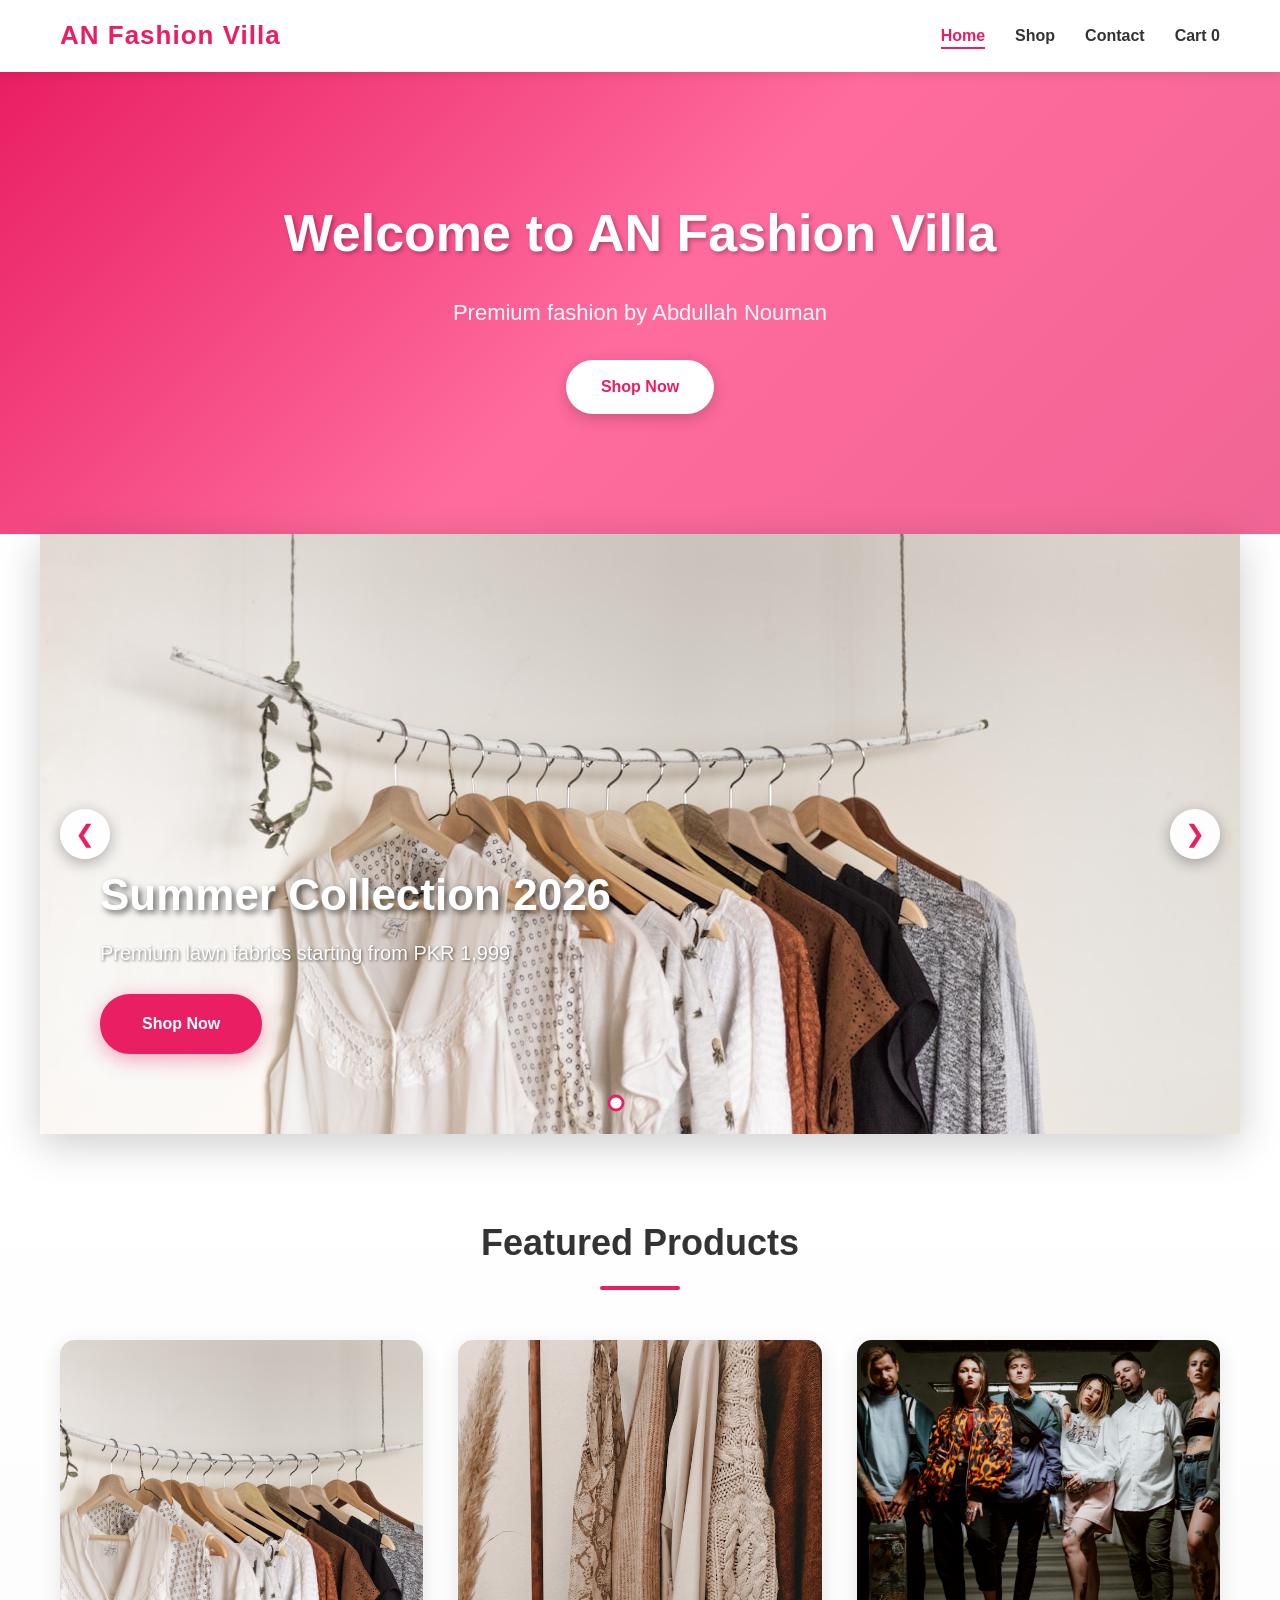
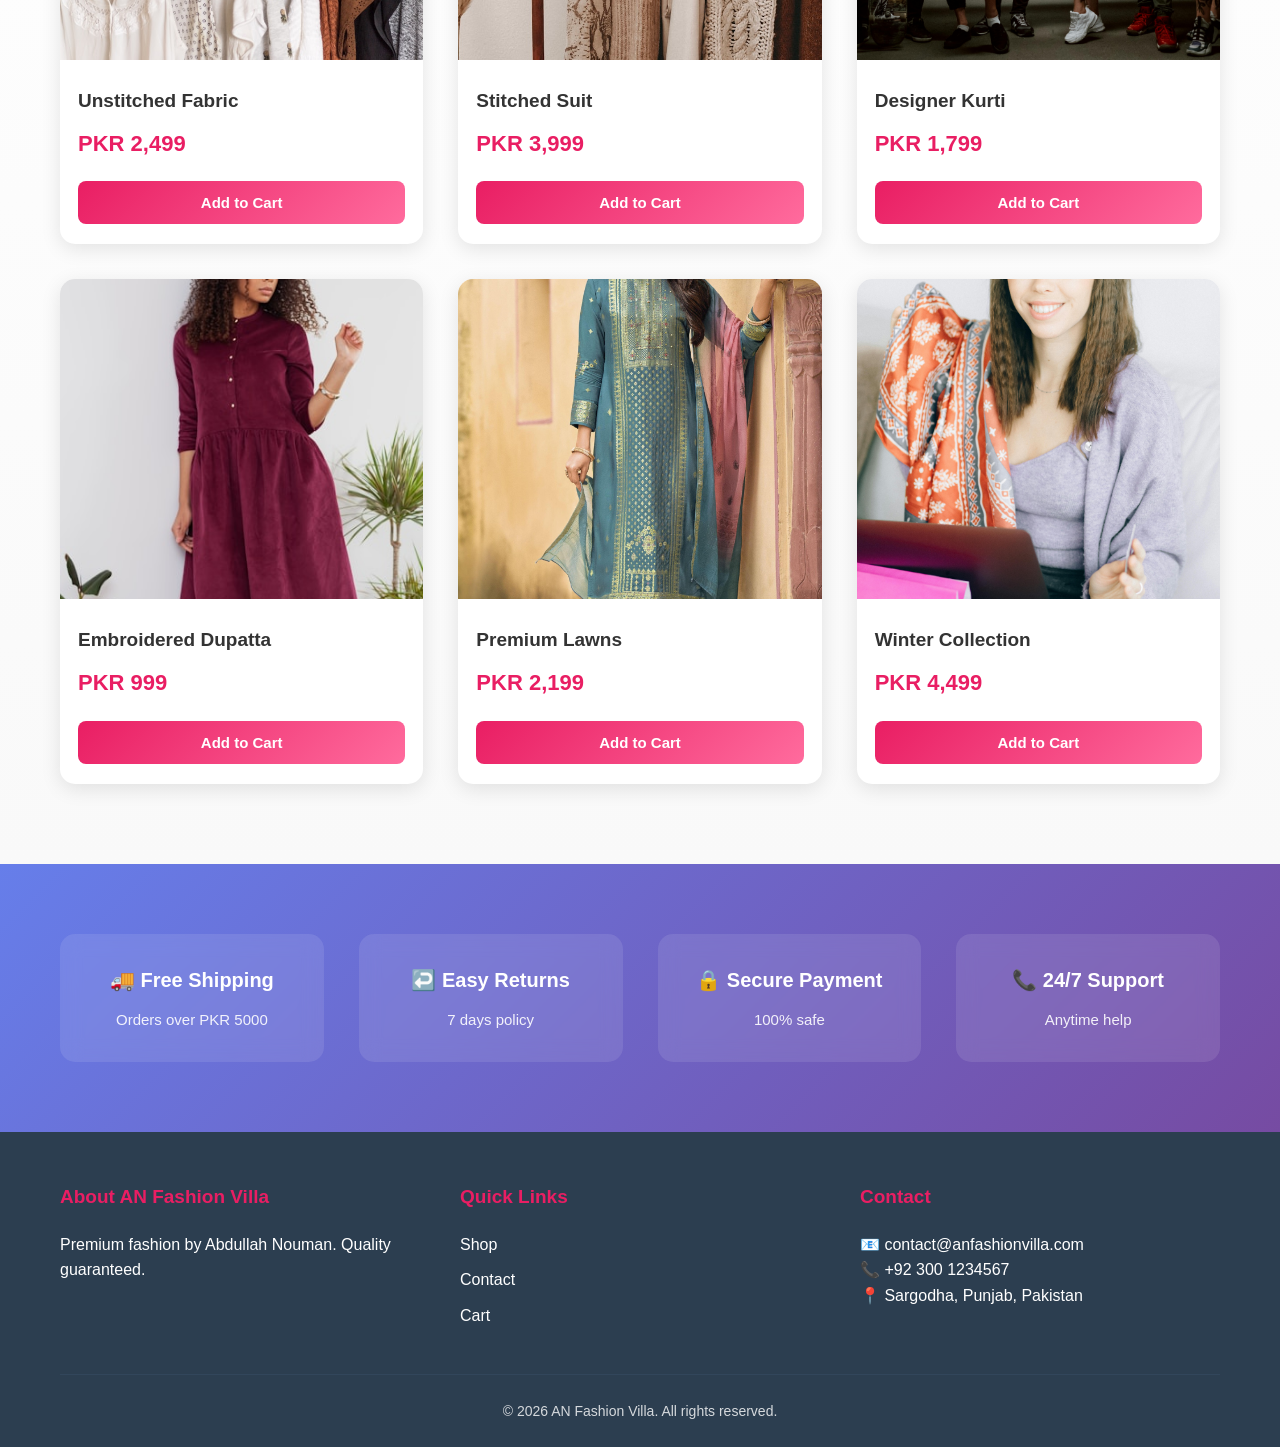
<file: an-fashion-villa/index.html>
<!DOCTYPE html>
<html lang="en">
<head>
    <meta charset="UTF-8">
    <meta name="viewport" content="width=device-width, initial-scale=1.0">
    <title>AN Fashion Villa - Home</title>
    <link rel="stylesheet" href="css/style.css">
</head>
<body>
    <header>
        <nav class="navbar">
            <div class="container">
                <div class="logo">AN Fashion Villa</div>
                <ul class="nav-links">
                    <li><a href="index.html" class="active">Home</a></li>
                    <li><a href="shop.html">Shop</a></li>
                    <li><a href="contact.html">Contact</a></li>
                    <li><a href="cart.html">Cart <span id="cart-count">0</span></a></li>
                </ul>
                <div class="hamburger">
                    <span></span><span></span><span></span>
                </div>
            </div>
        </nav>
    </header>

    <section class="hero">
        <div class="hero-content">
            <h1>Welcome to AN Fashion Villa</h1>
            <p>Premium fashion by Abdullah Nouman</p>
            <a href="shop.html" class="btn">Shop Now</a>
        </div>
    </section>

    <!-- Slider with Local Images -->
    <section class="slider-section">
        <div class="slider-container">
            <div class="slides">
                <div class="slide active">
                    <img src="images/1.jpg" alt="Summer Collection">
                    <div class="slide-overlay">
                        <h2>Summer Collection 2026</h2>
                        <p>Premium lawn fabrics starting from PKR 1,999</p>
                        <a href="shop.html" class="slide-btn">Shop Now</a>
                    </div>
                </div>
                <div class="slide">
                    <img src="images/2.jpg" alt="Stitched Suits">
                    <div class="slide-overlay">
                        <h2>Stitched Suits</h2>
                        <p>Elegant designs for weddings & special occasions</p>
                        <a href="shop.html" class="slide-btn">View Collection</a>
                    </div>
                </div>
                <div class="slide">
                    <img src="images/3.jpg" alt="Accessories">
                    <div class="slide-overlay">
                        <h2>Premium Accessories</h2>
                        <p>Dupattas, scarves & more</p>
                        <a href="shop.html" class="slide-btn">Explore</a>
                    </div>
                </div>
            </div>
            
            <button class="slider-arrow left" onclick="prevSlide()">&#10094;</button>
            <button class="slider-arrow right" onclick="nextSlide()">&#10095;</button>
            
            <div class="slider-dots">
                <span class="dot active" onclick="currentSlide(0)"></span>
                <span class="dot" onclick="currentSlide(1)"></span>
                <span class="dot" onclick="currentSlide(2)"></span>
            </div>
        </div>
    </section>

    <section class="featured">
        <div class="container">
            <h2>Featured Products</h2>
            <div class="product-grid">
                <div class="product-card" onclick="window.location='product.html?id=1'">
                    <img src="images/1.jpg" alt="Product">
                    <h3>Unstitched Fabric</h3>
                    <p class="price">PKR 2,499</p>
                    <button class="btn-add" onclick="event.stopPropagation(); addToCart(1)">Add to Cart</button>
                </div>
                <div class="product-card" onclick="window.location='product.html?id=2'">
                    <img src="images/2.jpg" alt="Product">
                    <h3>Stitched Suit</h3>
                    <p class="price">PKR 3,999</p>
                    <button class="btn-add" onclick="event.stopPropagation(); addToCart(2)">Add to Cart</button>
                </div>
                <div class="product-card" onclick="window.location='product.html?id=3'">
                    <img src="images/3.jpg" alt="Product">
                    <h3>Designer Kurti</h3>
                    <p class="price">PKR 1,799</p>
                    <button class="btn-add" onclick="event.stopPropagation(); addToCart(3)">Add to Cart</button>
                </div>
                <div class="product-card" onclick="window.location='product.html?id=4'">
                    <img src="images/4.jpg" alt="Product">
                    <h3>Embroidered Dupatta</h3>
                    <p class="price">PKR 999</p>
                    <button class="btn-add" onclick="event.stopPropagation(); addToCart(4)">Add to Cart</button>
                </div>
                <div class="product-card" onclick="window.location='product.html?id=5'">
                    <img src="images/5.jpg" alt="Product">
                    <h3>Premium Lawns</h3>
                    <p class="price">PKR 2,199</p>
                    <button class="btn-add" onclick="event.stopPropagation(); addToCart(5)">Add to Cart</button>
                </div>
                <div class="product-card" onclick="window.location='product.html?id=6'">
                    <img src="images/6.jpg" alt="Product">
                    <h3>Winter Collection</h3>
                    <p class="price">PKR 4,499</p>
                    <button class="btn-add" onclick="event.stopPropagation(); addToCart(6)">Add to Cart</button>
                </div>
            </div>
        </div>
    </section>

    <section class="features">
        <div class="container">
            <div class="feature-item"><h3>🚚 Free Shipping</h3><p>Orders over PKR 5000</p></div>
            <div class="feature-item"><h3>↩️ Easy Returns</h3><p>7 days policy</p></div>
            <div class="feature-item"><h3>🔒 Secure Payment</h3><p>100% safe</p></div>
            <div class="feature-item"><h3>📞 24/7 Support</h3><p>Anytime help</p></div>
        </div>
    </section>

    <footer>
        <div class="container">
            <div class="footer-content">
                <div class="footer-section">
                    <h4>About AN Fashion Villa</h4>
                    <p>Premium fashion by Abdullah Nouman. Quality guaranteed.</p>
                </div>
                <div class="footer-section">
                    <h4>Quick Links</h4>
                    <ul>
                        <li><a href="shop.html">Shop</a></li>
                        <li><a href="contact.html">Contact</a></li>
                        <li><a href="cart.html">Cart</a></li>
                    </ul>
                </div>
                <div class="footer-section">
                    <h4>Contact</h4>
                    <p>📧 contact@anfashionvilla.com</p>
                    <p>📞 +92 300 1234567</p>
                    <p>📍 Sargodha, Punjab, Pakistan</p>
                </div>
            </div>
            <p class="copyright">© 2026 AN Fashion Villa. All rights reserved.</p>
        </div>
    </footer>
    <script src="js/main.js"></script>
</body>
</html>
</file>
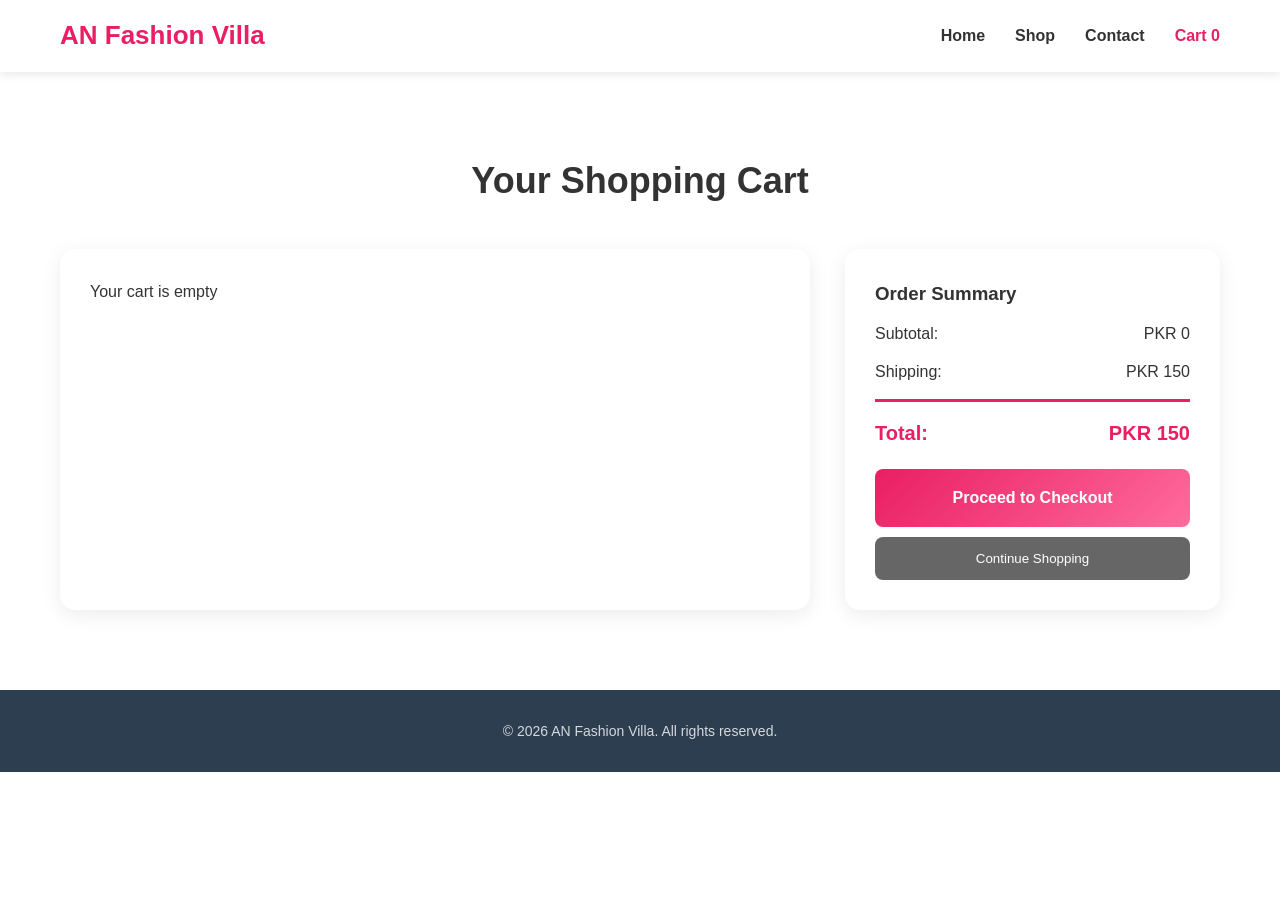
<file: an-fashion-villa/cart.html>
<!DOCTYPE html>
<html lang="en">
<head>
    <meta charset="UTF-8">
    <meta name="viewport" content="width=device-width, initial-scale=1.0">
    <title>AN Fashion Villa - Cart</title>
    <link rel="stylesheet" href="css/cart.css">
</head>
<body>
    <header>
        <nav class="navbar">
            <div class="container">
                <div class="logo">AN Fashion Villa</div>
                <ul class="nav-links">
                    <li><a href="index.html">Home</a></li>
                    <li><a href="shop.html">Shop</a></li>
                    <li><a href="contact.html">Contact</a></li>
                    <li><a href="cart.html" class="active">Cart <span id="cart-count">0</span></a></li>
                </ul>
                <div class="hamburger"><span></span><span></span><span></span></div>
            </div>
        </nav>
    </header>

    <section class="cart-section">
        <div class="container">
            <h2>Your Shopping Cart</h2>
            <div class="cart-container">
                <div class="cart-items" id="cart-items"></div>
                <div class="cart-summary">
                    <h3>Order Summary</h3>
                    <div class="summary-row"><span>Subtotal:</span><span id="subtotal">PKR 0</span></div>
                    <div class="summary-row"><span>Shipping:</span><span id="shipping">PKR 150</span></div>
                    <div class="summary-row total"><span>Total:</span><span id="total">PKR 150</span></div>
                    <a href="checkout.html" class="btn btn-large">Proceed to Checkout</a>
                    <button class="btn btn-secondary" onclick="window.location='shop.html'">Continue Shopping</button>
                </div>
            </div>
        </div>
    </section>

    <footer>
        <div class="container">
            <p class="copyright">© 2026 AN Fashion Villa. All rights reserved.</p>
        </div>
    </footer>
    <script src="js/main.js"></script>
    <script src="js/cart.js"></script>
</body>
</html>
</file>
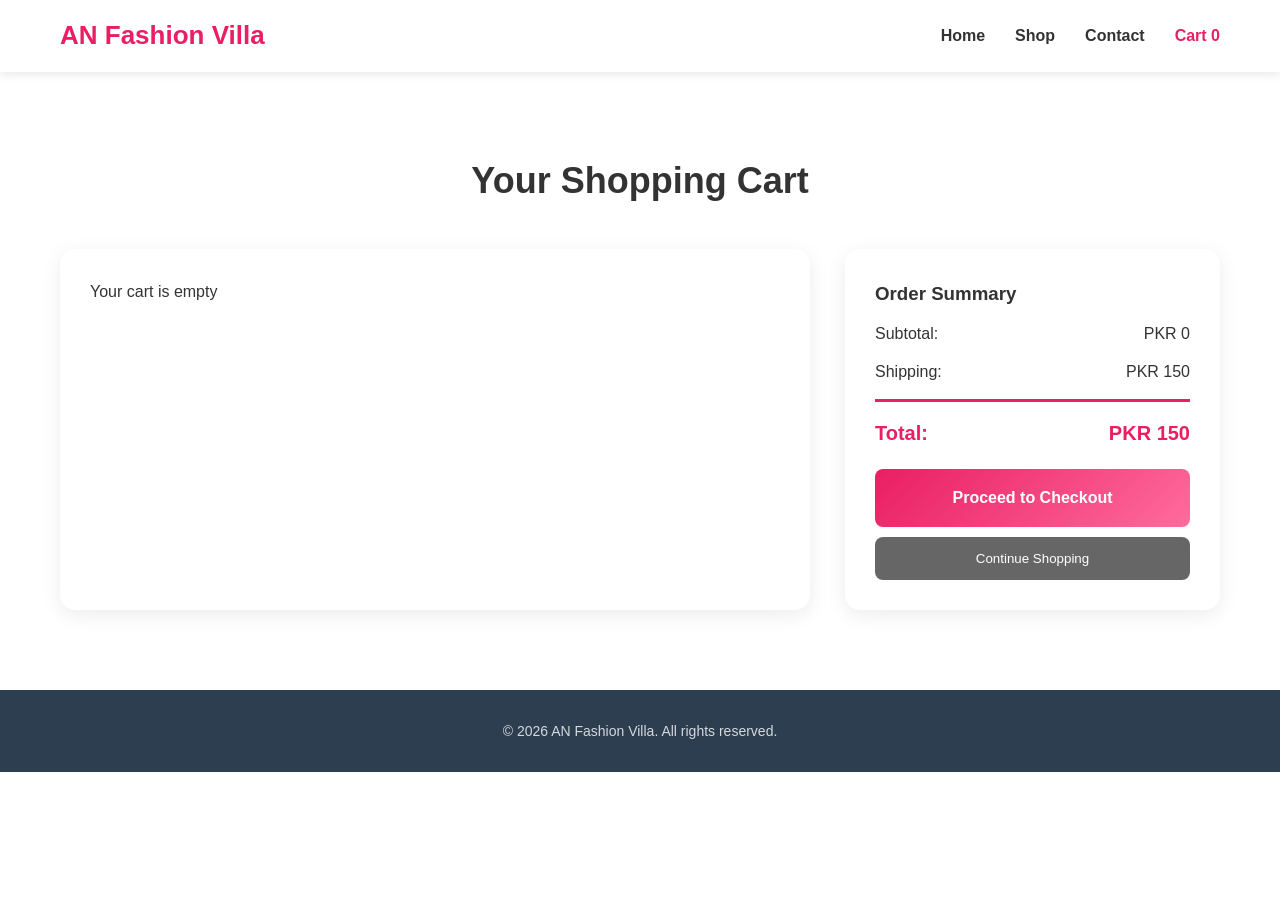
<file: an-fashion-villa/checkout.html>
<!DOCTYPE html>
<html lang="en">
<head>
    <meta charset="UTF-8">
    <meta name="viewport" content="width=device-width, initial-scale=1.0">
    <title>AN Fashion Villa - Checkout</title>
    <link rel="stylesheet" href="css/checkout.css">
</head>
<body>
    <header>
        <nav class="navbar">
            <div class="container">
                <div class="logo">AN Fashion Villa</div>
                <ul class="nav-links">
                    <li><a href="index.html">Home</a></li>
                    <li><a href="shop.html">Shop</a></li>
                    <li><a href="contact.html">Contact</a></li>
                    <li><a href="cart.html">Cart <span id="cart-count">0</span></a></li>
                </ul>
                <div class="hamburger"><span></span><span></span><span></span></div>
            </div>
        </nav>
    </header>

    <section class="checkout-section">
        <div class="container">
            <h2>Checkout</h2>
            <div class="checkout-container">
                <form class="checkout-form" id="checkout-form">
                    <h3>Billing Details</h3>
                    <div class="form-group"><label>Full Name *</label><input type="text" required></div>
                    <div class="form-group"><label>Email *</label><input type="email" required></div>
                    <div class="form-group"><label>Phone *</label><input type="tel" required></div>
                    <div class="form-group"><label>Address *</label><textarea required rows="3"></textarea></div>
                    <div class="form-group"><label>City *</label><input type="text" required></div>
                    <h3>Payment Method</h3>
                    <div class="payment-options">
                        <label><input type="radio" name="payment" value="cod" checked>Cash on Delivery</label>
                        <label><input type="radio" name="payment" value="card">Credit/Debit Card</label>
                        <label><input type="radio" name="payment" value="jazzcash">JazzCash</label>
                    </div>
                    <button type="submit" class="btn btn-large">Place Order</button>
                </form>
                <div class="order-summary">
                    <h3>Order Summary</h3>
                    <div id="checkout-items"></div>
                    <div class="summary-row total"><span>Total:</span><span id="checkout-total">PKR 0</span></div>
                </div>
            </div>
        </div>
    </section>

    <footer>
        <div class="container">
            <p class="copyright">© 2026 AN Fashion Villa. All rights reserved.</p>
        </div>
    </footer>
    <script src="js/main.js"></script>
    <script src="js/checkout.js"></script>
</body>
</html>
</file>
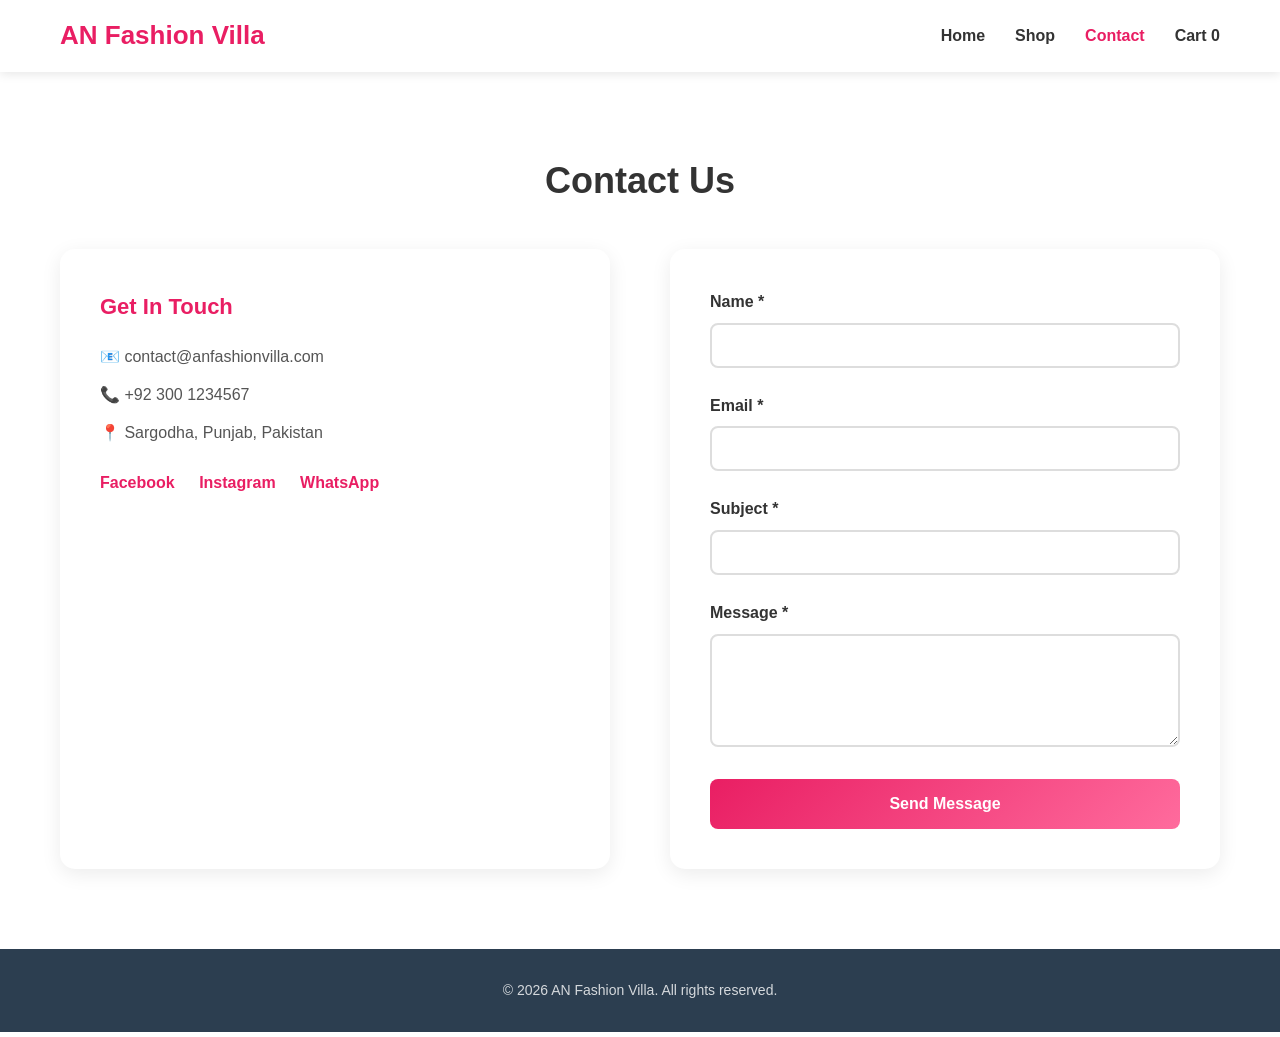
<file: an-fashion-villa/contact.html>
<!DOCTYPE html>
<html lang="en">
<head>
    <meta charset="UTF-8">
    <meta name="viewport" content="width=device-width, initial-scale=1.0">
    <title>AN Fashion Villa - Contact</title>
    <link rel="stylesheet" href="css/contact.css">
</head>
<body>
    <header>
        <nav class="navbar">
            <div class="container">
                <div class="logo">AN Fashion Villa</div>
                <ul class="nav-links">
                    <li><a href="index.html">Home</a></li>
                    <li><a href="shop.html">Shop</a></li>
                    <li><a href="contact.html" class="active">Contact</a></li>
                    <li><a href="cart.html">Cart <span id="cart-count">0</span></a></li>
                </ul>
                <div class="hamburger"><span></span><span></span><span></span></div>
            </div>
        </nav>
    </header>

    <section class="contact-section">
        <div class="container">
            <h2>Contact Us</h2>
            <div class="contact-container">
                <div class="contact-info">
                    <h3>Get In Touch</h3>
                    <p>📧 contact@anfashionvilla.com</p>
                    <p>📞 +92 300 1234567</p>
                    <p>📍 Sargodha, Punjab, Pakistan</p>
                    <div class="social-links">
                        <a href="#">Facebook</a>
                        <a href="#">Instagram</a>
                        <a href="#">WhatsApp</a>
                    </div>
                </div>
                <form class="contact-form" id="contact-form">
                    <div class="form-group"><label>Name *</label><input type="text" required></div>
                    <div class="form-group"><label>Email *</label><input type="email" required></div>
                    <div class="form-group"><label>Subject *</label><input type="text" required></div>
                    <div class="form-group"><label>Message *</label><textarea required rows="5"></textarea></div>
                    <button type="submit" class="btn btn-large">Send Message</button>
                </form>
            </div>
        </div>
    </section>

    <footer>
        <div class="container">
            <p class="copyright">© 2026 AN Fashion Villa. All rights reserved.</p>
        </div>
    </footer>
    <script src="js/main.js"></script>
</body>
</html>
</file>
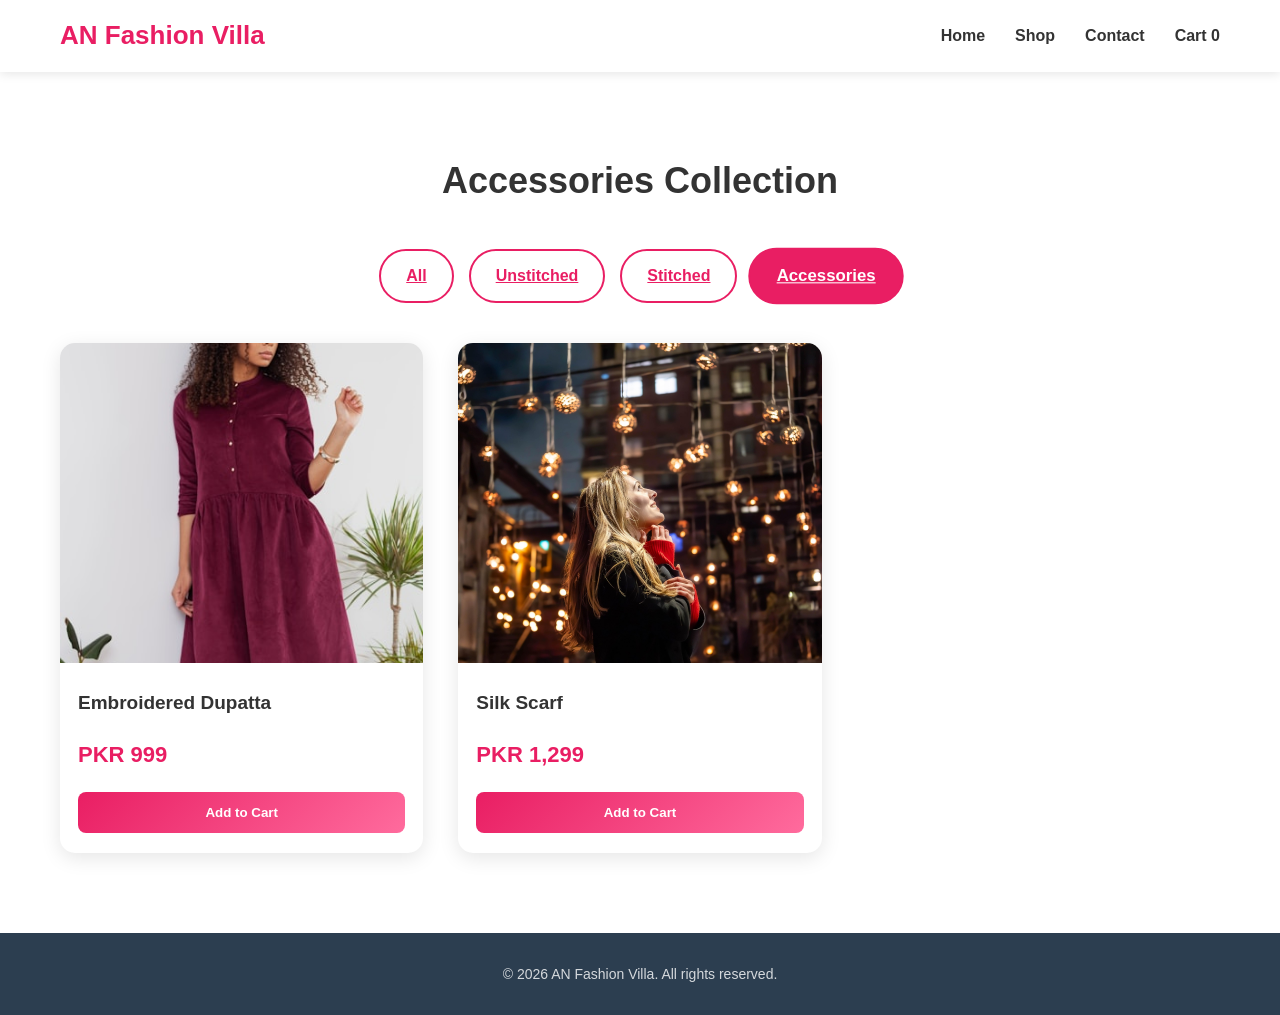
<file: an-fashion-villa/shop-accessories.html>
<!DOCTYPE html>
<html lang="en">
<head>
    <meta charset="UTF-8">
    <meta name="viewport" content="width=device-width, initial-scale=1.0">
    <title>AN Fashion Villa - Accessories</title>
    <link rel="stylesheet" href="css/shop.css">
</head>
<body>
    <header>
        <nav class="navbar">
            <div class="container">
                <div class="logo">AN Fashion Villa</div>
                <ul class="nav-links">
                    <li><a href="index.html">Home</a></li>
                    <li><a href="shop.html">Shop</a></li>
                    <li><a href="contact.html">Contact</a></li>
                    <li><a href="cart.html">Cart <span id="cart-count">0</span></a></li>
                </ul>
                <div class="hamburger"><span></span><span></span><span></span></div>
            </div>
        </nav>
    </header>

    <section class="shop-section">
        <div class="container">
            <h2>Accessories Collection</h2>
            
            <div class="filters">
                <a href="shop.html" class="filter-btn">All</a>
                <a href="shop-unstitched.html" class="filter-btn">Unstitched</a>
                <a href="shop-stitched.html" class="filter-btn">Stitched</a>
                <a href="shop-accessories.html" class="filter-btn active">Accessories</a>
            </div>
            
            <div class="product-grid" id="accessories-products"></div>
        </div>
    </section>

    <footer>
        <div class="container">
            <p class="copyright">© 2026 AN Fashion Villa. All rights reserved.</p>
        </div>
    </footer>
    <script src="js/main.js"></script>
    <script>
        // Filter: Accessories only
        const accessoriesProducts = products.filter(p => p.category === 'accessories');
        const container = document.getElementById('accessories-products');
        
        container.innerHTML = accessoriesProducts.map(product => `
            <div class="product-card" onclick="window.location='product.html?id=${product.id}'">
                <img src="${product.image}" alt="${product.name}">
                <h3>${product.name}</h3>
                <p class="price">PKR ${product.price.toLocaleString()}</p>
                <button class="btn-add" onclick="event.stopPropagation(); addToCart(${product.id})">Add to Cart</button>
            </div>
        `).join('');
    </script>
</body>
</html>
</file>
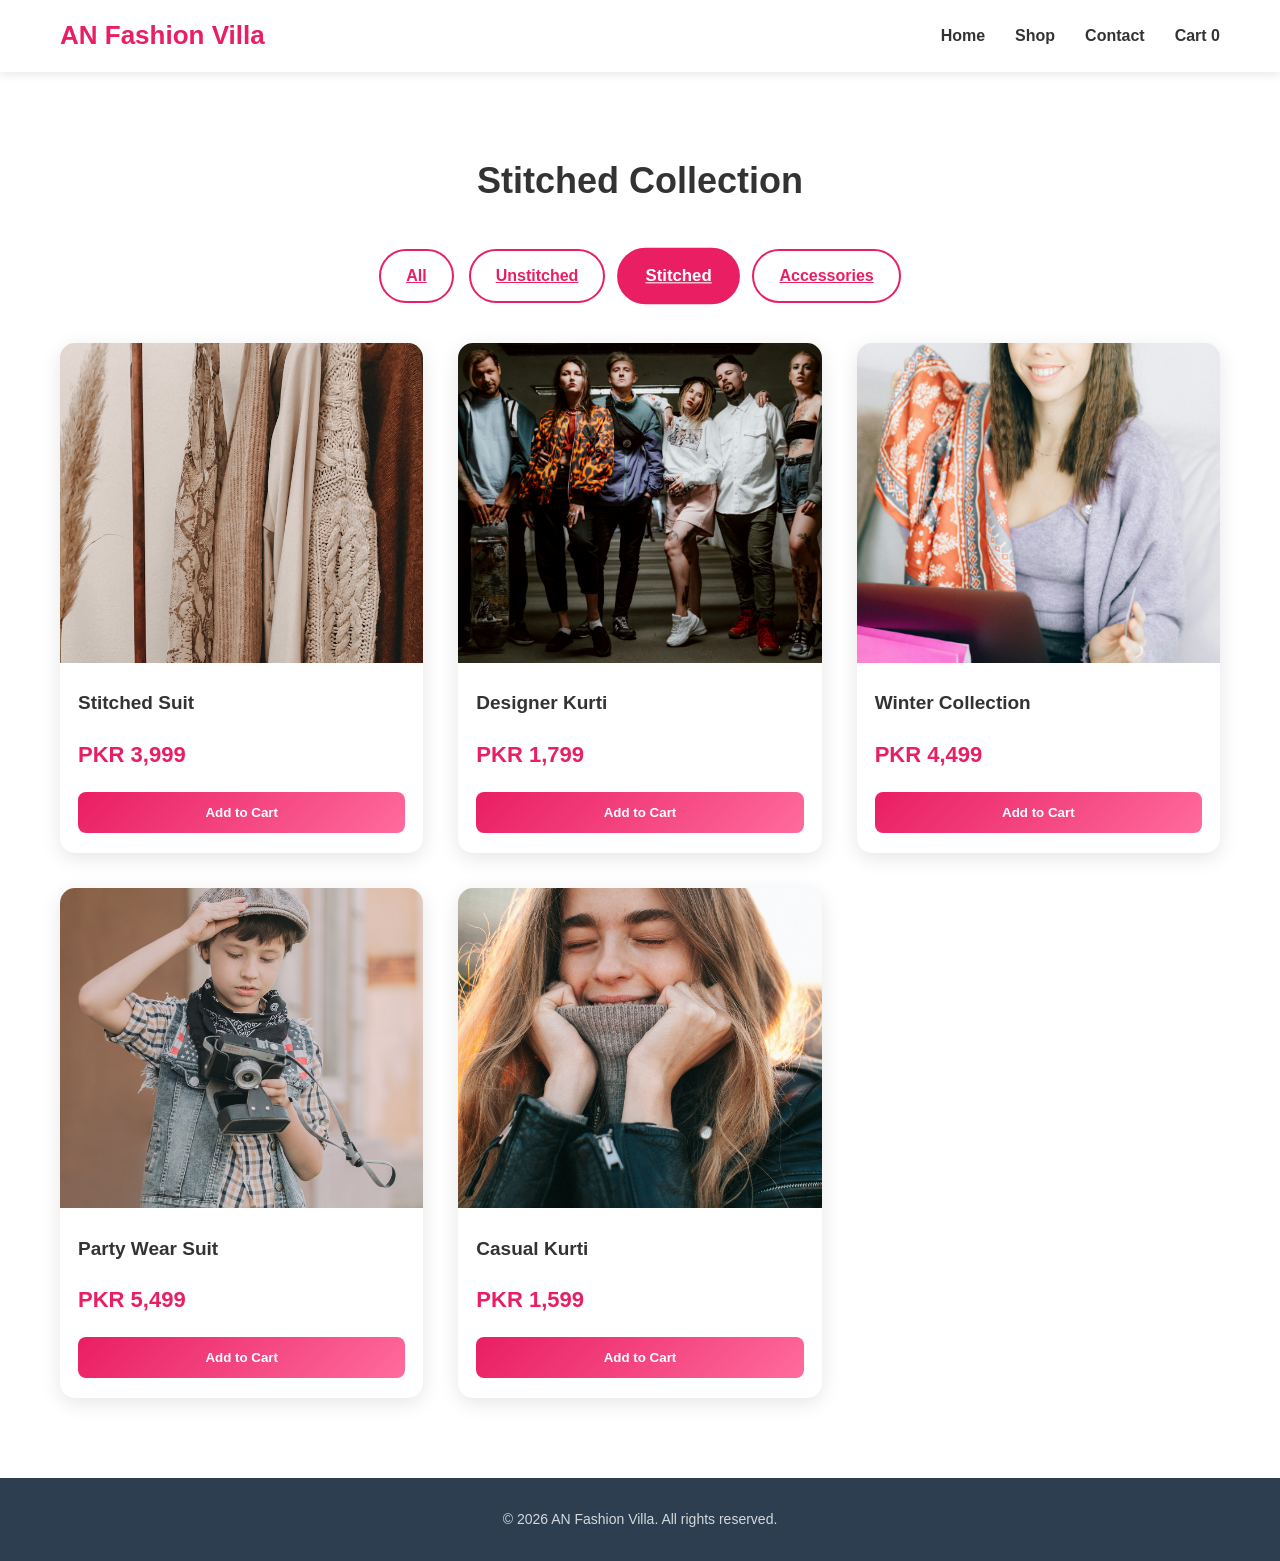
<file: an-fashion-villa/shop-stitched.html>
<!DOCTYPE html>
<html lang="en">
<head>
    <meta charset="UTF-8">
    <meta name="viewport" content="width=device-width, initial-scale=1.0">
    <title>AN Fashion Villa - Stitched</title>
    <link rel="stylesheet" href="css/shop.css">
</head>
<body>
    <header>
        <nav class="navbar">
            <div class="container">
                <div class="logo">AN Fashion Villa</div>
                <ul class="nav-links">
                    <li><a href="index.html">Home</a></li>
                    <li><a href="shop.html">Shop</a></li>
                    <li><a href="contact.html">Contact</a></li>
                    <li><a href="cart.html">Cart <span id="cart-count">0</span></a></li>
                </ul>
                <div class="hamburger"><span></span><span></span><span></span></div>
            </div>
        </nav>
    </header>

    <section class="shop-section">
        <div class="container">
            <h2>Stitched Collection</h2>
            
            <div class="filters">
                <a href="shop.html" class="filter-btn">All</a>
                <a href="shop-unstitched.html" class="filter-btn">Unstitched</a>
                <a href="shop-stitched.html" class="filter-btn active">Stitched</a>
                <a href="shop-accessories.html" class="filter-btn">Accessories</a>
            </div>
            
            <div class="product-grid" id="stitched-products"></div>
        </div>
    </section>

    <footer>
        <div class="container">
            <p class="copyright">© 2026 AN Fashion Villa. All rights reserved.</p>
        </div>
    </footer>
    <script src="js/main.js"></script>
    <script>
        // Filter: Stitched only
        const stitchedProducts = products.filter(p => p.category === 'stitched');
        const container = document.getElementById('stitched-products');
        
        container.innerHTML = stitchedProducts.map(product => `
            <div class="product-card" onclick="window.location='product.html?id=${product.id}'">
                <img src="${product.image}" alt="${product.name}">
                <h3>${product.name}</h3>
                <p class="price">PKR ${product.price.toLocaleString()}</p>
                <button class="btn-add" onclick="event.stopPropagation(); addToCart(${product.id})">Add to Cart</button>
            </div>
        `).join('');
    </script>
</body>
</html>
</file>
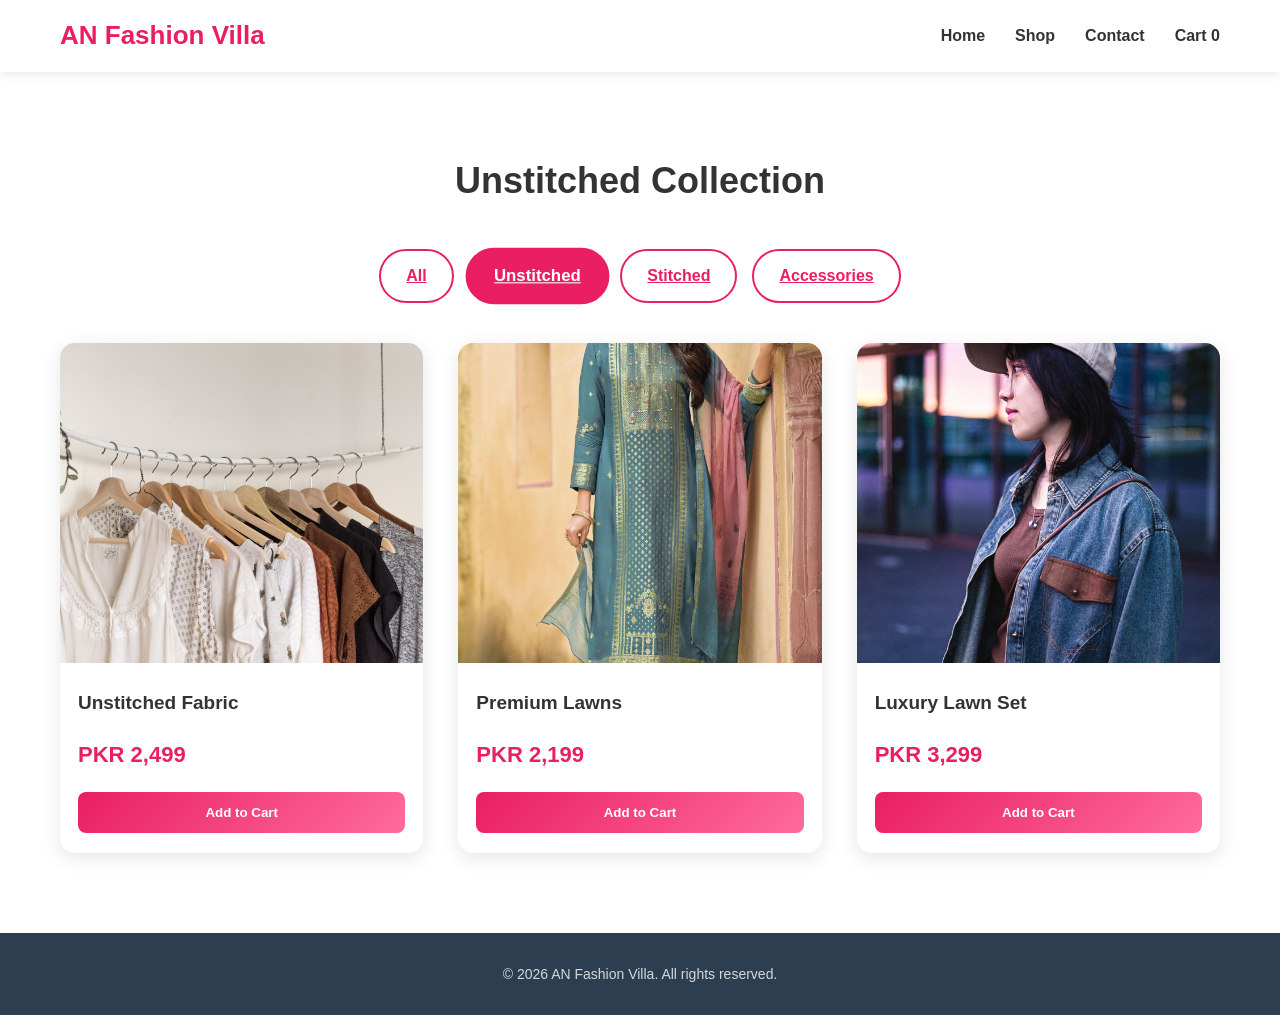
<file: an-fashion-villa/shop-unstitched.html>
<!DOCTYPE html>
<html lang="en">
<head>
    <meta charset="UTF-8">
    <meta name="viewport" content="width=device-width, initial-scale=1.0">
    <title>AN Fashion Villa - Unstitched</title>
    <link rel="stylesheet" href="css/shop.css">
</head>
<body>
    <header>
        <nav class="navbar">
            <div class="container">
                <div class="logo">AN Fashion Villa</div>
                <ul class="nav-links">
                    <li><a href="index.html">Home</a></li>
                    <li><a href="shop.html">Shop</a></li>
                    <li><a href="contact.html">Contact</a></li>
                    <li><a href="cart.html">Cart <span id="cart-count">0</span></a></li>
                </ul>
                <div class="hamburger"><span></span><span></span><span></span></div>
            </div>
        </nav>
    </header>

    <section class="shop-section">
        <div class="container">
            <h2>Unstitched Collection</h2>
            
            <div class="filters">
                <a href="shop.html" class="filter-btn">All</a>
                <a href="shop-unstitched.html" class="filter-btn active">Unstitched</a>
                <a href="shop-stitched.html" class="filter-btn">Stitched</a>
                <a href="shop-accessories.html" class="filter-btn">Accessories</a>
            </div>
            
            <div class="product-grid" id="unstitched-products"></div>
        </div>
    </section>

    <footer>
        <div class="container">
            <p class="copyright">© 2026 AN Fashion Villa. All rights reserved.</p>
        </div>
    </footer>
    <script src="js/main.js"></script>
    <script>
        // Filter: Unstitched only
        const unstitchedProducts = products.filter(p => p.category === 'unstitched');
        const container = document.getElementById('unstitched-products');
        
        container.innerHTML = unstitchedProducts.map(product => `
            <div class="product-card" onclick="window.location='product.html?id=${product.id}'">
                <img src="${product.image}" alt="${product.name}">
                <h3>${product.name}</h3>
                <p class="price">PKR ${product.price.toLocaleString()}</p>
                <button class="btn-add" onclick="event.stopPropagation(); addToCart(${product.id})">Add to Cart</button>
            </div>
        `).join('');
    </script>
</body>
</html>
</file>
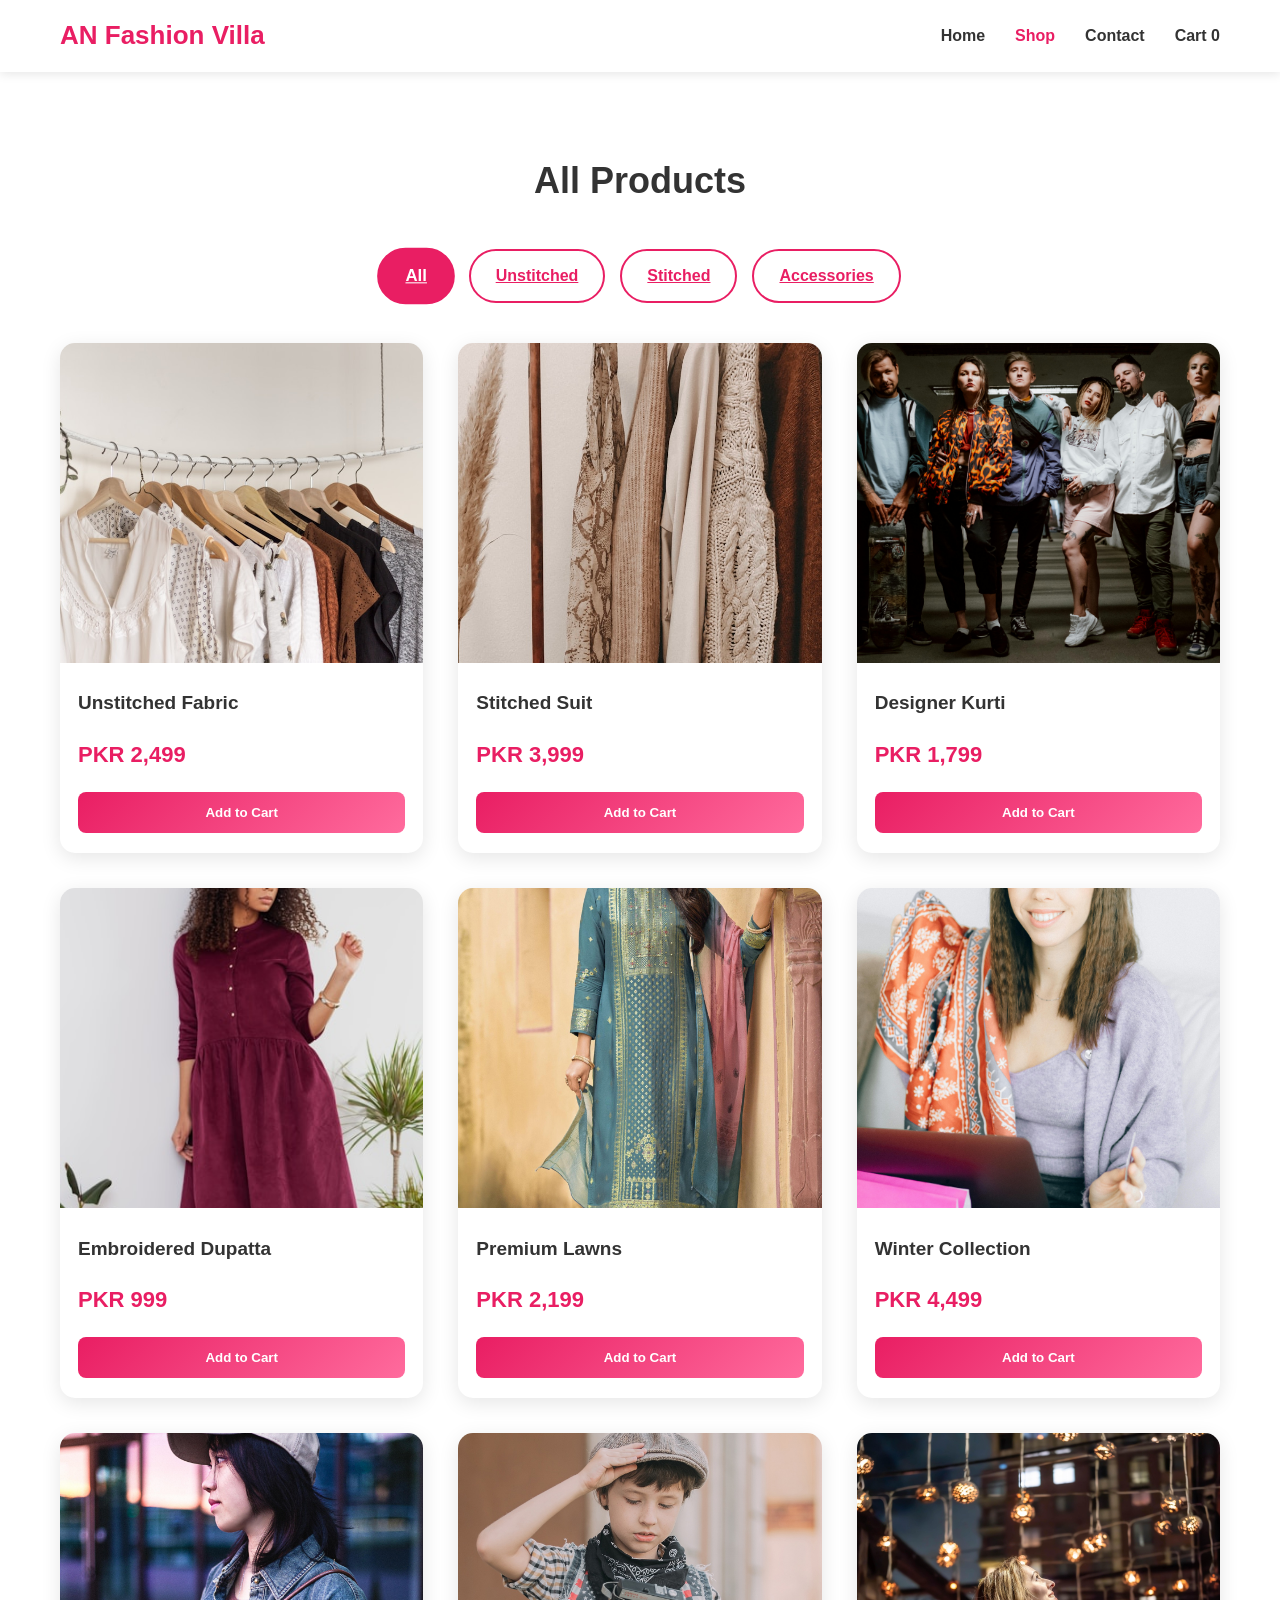
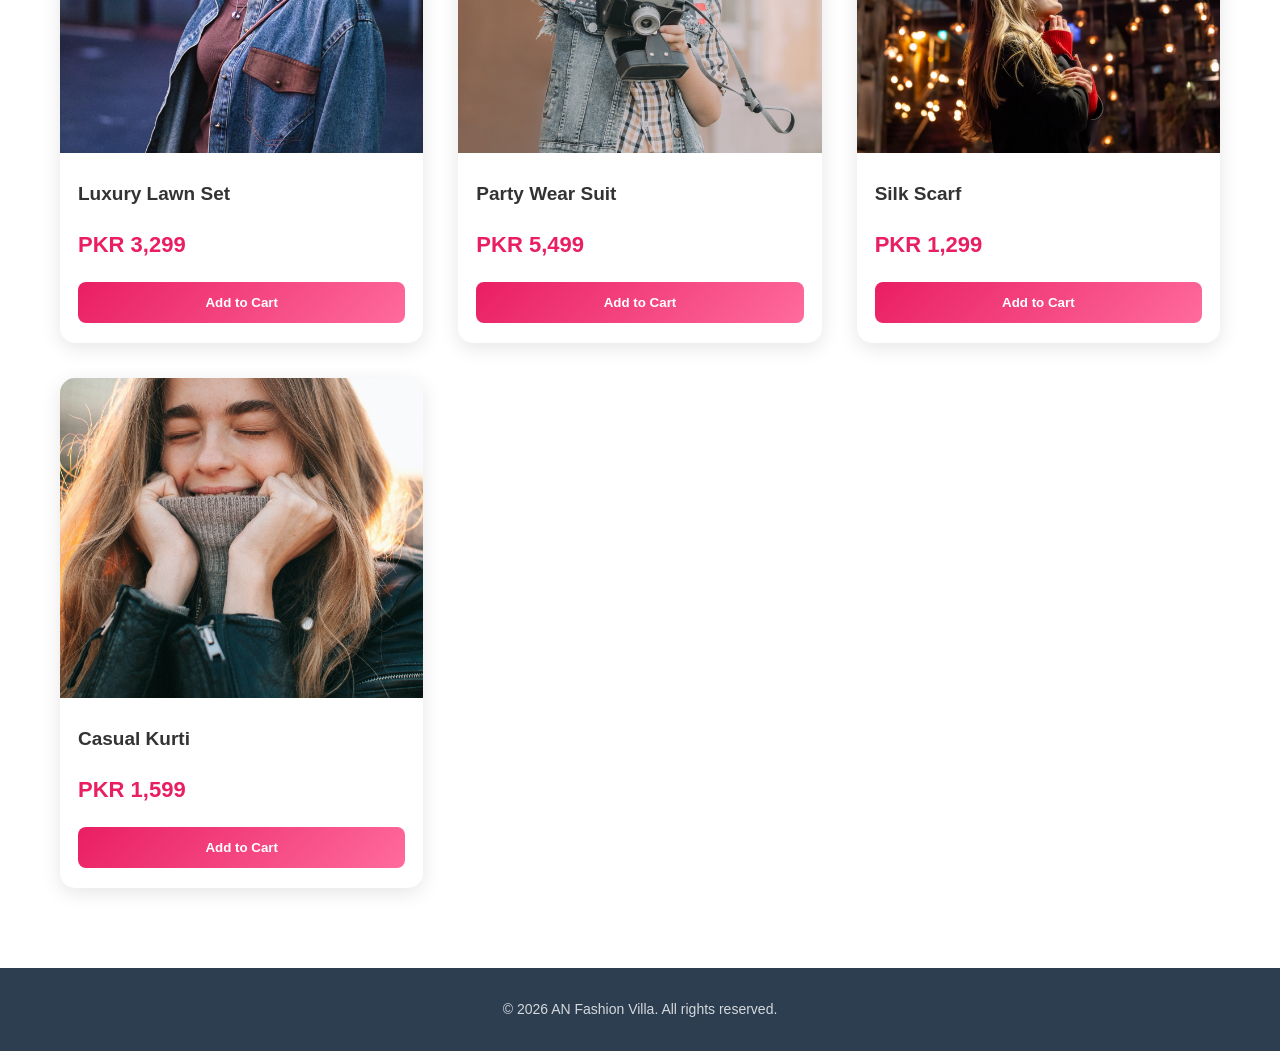
<file: an-fashion-villa/shop.html>
<!DOCTYPE html>
<html lang="en">
<head>
    <meta charset="UTF-8">
    <meta name="viewport" content="width=device-width, initial-scale=1.0">
    <title>AN Fashion Villa - Shop</title>
    <link rel="stylesheet" href="css/shop.css">
</head>
<body>
    <header>
        <nav class="navbar">
            <div class="container">
                <div class="logo">AN Fashion Villa</div>
                <ul class="nav-links">
                    <li><a href="index.html">Home</a></li>
                    <li><a href="shop.html" class="active">Shop</a></li>
                    <li><a href="contact.html">Contact</a></li>
                    <li><a href="cart.html">Cart <span id="cart-count">0</span></a></li>
                </ul>
                <div class="hamburger"><span></span><span></span><span></span></div>
            </div>
        </nav>
    </header>

    <section class="shop-section">
        <div class="container">
            <h2>All Products</h2>
            
            <div class="filters">
                <a href="shop.html" class="filter-btn active">All</a>
                <a href="shop-unstitched.html" class="filter-btn">Unstitched</a>
                <a href="shop-stitched.html" class="filter-btn">Stitched</a>
                <a href="shop-accessories.html" class="filter-btn">Accessories</a>
            </div>
            
            <div class="product-grid" id="shop-products"></div>
        </div>
    </section>

    <footer>
        <div class="container">
            <p class="copyright">© 2026 AN Fashion Villa. All rights reserved.</p>
        </div>
    </footer>
    <script src="js/main.js"></script>
    <script>
        // Display all products
        const container = document.getElementById('shop-products');
        container.innerHTML = products.map(product => `
            <div class="product-card" onclick="window.location='product.html?id=${product.id}'">
                <img src="${product.image}" alt="${product.name}">
                <h3>${product.name}</h3>
                <p class="price">PKR ${product.price.toLocaleString()}</p>
                <button class="btn-add" onclick="event.stopPropagation(); addToCart(${product.id})">Add to Cart</button>
            </div>
        `).join('');
    </script>
</body>
</html>
</file>
<file: an-fashion-villa/css/style.css>
* {
    margin: 0;
    padding: 0;
    box-sizing: border-box;
}

body {
    font-family: 'Segoe UI', Tahoma, Geneva, Verdana, sans-serif;
    line-height: 1.6;
    color: #333;
    overflow-x: hidden;
}

.container {
    max-width: 1200px;
    margin: 0 auto;
    padding: 0 20px;
}

/* Navbar */
.navbar {
    background: #fff;
    box-shadow: 0 2px 10px rgba(0,0,0,0.1);
    position: sticky;
    top: 0;
    z-index: 1000;
}

.navbar .container {
    display: flex;
    justify-content: space-between;
    align-items: center;
    padding: 15px 20px;
}

.logo {
    font-size: 26px;
    font-weight: 800;
    color: #e91e63;
    letter-spacing: 1px;
}

.nav-links {
    display: flex;
    list-style: none;
    gap: 30px;
}

.nav-links a {
    text-decoration: none;
    color: #333;
    font-weight: 600;
    transition: all 0.3s;
    position: relative;
}

.nav-links a:hover, .nav-links a.active {
    color: #e91e63;
}

.nav-links a::after {
    content: '';
    position: absolute;
    bottom: -5px;
    left: 0;
    width: 0;
    height: 2px;
    background: #e91e63;
    transition: width 0.3s;
}

.nav-links a:hover::after, .nav-links a.active::after {
    width: 100%;
}

.hamburger {
    display: none;
    flex-direction: column;
    cursor: pointer;
    gap: 4px;
}

.hamburger span {
    width: 25px;
    height: 3px;
    background: #333;
    transition: all 0.3s;
}

/* Hero Section */
.hero {
    background: linear-gradient(135deg, #e91e63, #ff6b9d, #f06595);
    color: white;
    text-align: center;
    padding: 120px 20px;
    position: relative;
}

.hero h1 {
    font-size: 52px;
    margin-bottom: 20px;
    text-shadow: 2px 2px 4px rgba(0,0,0,0.3);
}

.hero p {
    font-size: 22px;
    margin-bottom: 30px;
    opacity: 0.95;
}

.btn {
    display: inline-block;
    background: white;
    color: #e91e63;
    padding: 14px 35px;
    text-decoration: none;
    border-radius: 30px;
    font-weight: 700;
    transition: all 0.3s;
    box-shadow: 0 4px 15px rgba(0,0,0,0.2);
}

.btn:hover {
    transform: translateY(-3px);
    box-shadow: 0 6px 20px rgba(0,0,0,0.3);
}

/* Modern Slider */
.slider-section {
    position: relative;
    margin: 0 auto;
    max-width: 1200px;
}

.slider-container {
    position: relative;
    width: 100%;
    height: 600px;
    overflow: hidden;
    border-radius: 0;
    box-shadow: 0 10px 40px rgba(0,0,0,0.2);
}

.slides {
    position: relative;
    width: 100%;
    height: 100%;
}

.slide {
    position: absolute;
    top: 0;
    left: 0;
    width: 100%;
    height: 100%;
    opacity: 0;
    transition: opacity 0.8s ease-in-out;
}

.slide.active {
    opacity: 1;
}

.slide img {
    width: 100%;
    height: 100%;
    object-fit: cover;
}

.slide-overlay {
    position: absolute;
    bottom: 80px;
    left: 60px;
    color: white;
    max-width: 550px;
    z-index: 10;
    animation: fadeInUp 1s ease-out;
}

@keyframes fadeInUp {
    from {
        opacity: 0;
        transform: translateY(40px);
    }
    to {
        opacity: 1;
        transform: translateY(0);
    }
}

.slide-overlay h2 {
    font-size: 44px;
    font-weight: 800;
    margin-bottom: 15px;
    text-shadow: 3px 3px 6px rgba(0,0,0,0.6);
    line-height: 1.2;
}

.slide-overlay p {
    font-size: 20px;
    margin-bottom: 25px;
    text-shadow: 1px 1px 3px rgba(0,0,0,0.6);
    opacity: 0.95;
}

/* ✅ FIXED: Slider Button Hover */
.slide-btn {
    display: inline-block;
    background: #e91e63;
    color: white;
    padding: 15px 40px;
    text-decoration: none;
    border-radius: 30px;
    font-weight: 700;
    font-size: 16px;
    transition: all 0.3s ease;
    box-shadow: 0 5px 20px rgba(233, 30, 99, 0.4);
    border: 2px solid #e91e63;
}

.slide-btn:hover {
    background: #c2185b;
    color: white;
    border-color: #c2185b;
    transform: translateY(-3px);
    box-shadow: 0 8px 25px rgba(194, 24, 91, 0.5);
}

.slider-arrow {
    position: absolute;
    top: 50%;
    transform: translateY(-50%);
    background: rgba(255, 255, 255, 0.95);
    border: none;
    width: 50px;
    height: 50px;
    border-radius: 50%;
    font-size: 24px;
    cursor: pointer;
    z-index: 20;
    transition: all 0.3s;
    display: flex;
    align-items: center;
    justify-content: center;
    box-shadow: 0 4px 15px rgba(0,0,0,0.3);
    color: #e91e63;
}

.slider-arrow:hover {
    background: #e91e63;
    color: white;
    transform: translateY(-50%) scale(1.1);
    box-shadow: 0 6px 20px rgba(233, 30, 99, 0.5);
}

.slider-arrow.left {
    left: 20px;
}

.slider-arrow.right {
    right: 20px;
}

.slider-dots {
    position: absolute;
    bottom: 25px;
    left: 50%;
    transform: translateX(-50%);
    display: flex;
    gap: 12px;
    z-index: 20;
}

.dot {
    width: 12px;
    height: 12px;
    background: rgba(255, 255, 255, 0.4);
    border-radius: 50%;
    cursor: pointer;
    transition: all 0.3s;
    border: 2px solid transparent;
}

.dot.active {
    background: white;
    transform: scale(1.4);
    border-color: #e91e63;
}

.dot:hover {
    background: rgba(255, 255, 255, 0.7);
}

/* Featured Products */
.featured {
    padding: 80px 20px;
    background: linear-gradient(to bottom, #fff, #f9f9f9);
}

.featured h2 {
    text-align: center;
    margin-bottom: 50px;
    font-size: 36px;
    color: #333;
}

.featured h2::after {
    content: '';
    display: block;
    width: 80px;
    height: 4px;
    background: #e91e63;
    margin: 15px auto 0;
    border-radius: 2px;
}

.product-grid {
    display: grid;
    grid-template-columns: repeat(auto-fill, minmax(280px, 1fr));
    gap: 35px;
}

.product-card {
    background: white;
    border-radius: 15px;
    overflow: hidden;
    box-shadow: 0 5px 20px rgba(0,0,0,0.1);
    transition: all 0.3s;
    cursor: pointer;
}

.product-card:hover {
    transform: translateY(-10px);
    box-shadow: 0 10px 30px rgba(0,0,0,0.15);
}

.product-card img {
    width: 100%;
    height: 320px;
    object-fit: cover;
    transition: transform 0.3s;
}

.product-card:hover img {
    transform: scale(1.05);
}

.product-card h3 {
    padding: 18px 18px 10px;
    font-size: 19px;
}

.product-card .price {
    padding: 0 18px;
    color: #e91e63;
    font-size: 22px;
    font-weight: 700;
    margin-bottom: 10px;
}

.btn-add {
    width: calc(100% - 36px);
    margin: 10px 18px 20px;
    padding: 13px;
    background: linear-gradient(135deg, #e91e63, #ff6b9d);
    color: white;
    border: none;
    border-radius: 8px;
    cursor: pointer;
    font-weight: 700;
    font-size: 15px;
    transition: all 0.3s;
}

.btn-add:hover {
    background: linear-gradient(135deg, #c2185b, #e91e63);
    transform: scale(1.02);
}

/* Features */
.features {
    background: linear-gradient(135deg, #667eea 0%, #764ba2 100%);
    padding: 70px 20px;
    color: white;
}

.features .container {
    display: grid;
    grid-template-columns: repeat(auto-fit, minmax(250px, 1fr));
    gap: 35px;
}

.feature-item {
    text-align: center;
    padding: 30px 20px;
    background: rgba(255,255,255,0.1);
    border-radius: 15px;
    backdrop-filter: blur(10px);
    transition: transform 0.3s;
}

.feature-item:hover {
    transform: translateY(-5px);
    background: rgba(255,255,255,0.15);
}

.feature-item h3 { font-size: 20px; margin-bottom: 12px; }
.feature-item p { font-size: 15px; opacity: 0.9; }

/* Footer */
footer {
    background: #2c3e50;
    color: white;
    padding: 50px 20px 25px;
}

.footer-content {
    display: grid;
    grid-template-columns: repeat(auto-fit, minmax(280px, 1fr));
    gap: 40px;
    margin-bottom: 35px;
}

.footer-section h4 {
    color: #e91e63;
    margin-bottom: 20px;
    font-size: 19px;
}

.footer-section ul { list-style: none; }
.footer-section ul li { margin: 10px 0; }
.footer-section a { color: white; text-decoration: none; transition: color 0.3s; }
.footer-section a:hover { color: #e91e63; }

.copyright {
    text-align: center;
    border-top: 1px solid #34495e;
    padding-top: 25px;
    font-size: 14px;
    opacity: 0.8;
}

/* Responsive */
@media (max-width: 768px) {
    .nav-links {
        display: none;
        flex-direction: column;
        position: absolute;
        top: 65px;
        left: 0;
        right: 0;
        background: white;
        padding: 25px;
        box-shadow: 0 5px 15px rgba(0,0,0,0.1);
    }
    .nav-links.active { display: flex; }
    .hamburger { display: flex; }
    
    .hero h1 { font-size: 36px; }
    .hero p { font-size: 18px; }
    
    .slider-container { height: 400px; }
    .slide-overlay { bottom: 50px; left: 25px; right: 25px; max-width: none; }
    .slide-overlay h2 { font-size: 28px; }
    .slide-overlay p { font-size: 16px; }
    .slide-btn { padding: 12px 30px; font-size: 14px; }
    
    .slider-arrow { width: 40px; height: 40px; font-size: 20px; }
    .slider-arrow.left { left: 10px; }
    .slider-arrow.right { right: 10px; }
    
    .slider-dots { bottom: 15px; gap: 8px; }
    .dot { width: 10px; height: 10px; }
    
    .product-grid { grid-template-columns: repeat(auto-fill, minmax(260px, 1fr)); }
}
</file>
<file: an-fashion-villa/css/cart.css>
* {
  margin: 0;
  padding: 0;
  box-sizing: border-box;
}
body {
  font-family: "Segoe UI", Tahoma, Geneva, Verdana, sans-serif;
  line-height: 1.6;
  color: #333;
}
.container {
  max-width: 1200px;
  margin: 0 auto;
  padding: 0 20px;
}

.navbar {
  background: #fff;
  box-shadow: 0 2px 10px rgba(0, 0, 0, 0.1);
  position: sticky;
  top: 0;
  z-index: 1000;
}
.navbar .container {
  display: flex;
  justify-content: space-between;
  align-items: center;
  padding: 15px 20px;
}
.logo {
  font-size: 26px;
  font-weight: 800;
  color: #e91e63;
}
.nav-links {
  display: flex;
  list-style: none;
  gap: 30px;
}
.nav-links a {
  text-decoration: none;
  color: #333;
  font-weight: 600;
}
.nav-links a:hover,
.nav-links a.active {
  color: #e91e63;
}
.hamburger {
  display: none;
  flex-direction: column;
  cursor: pointer;
  gap: 4px;
}
.hamburger span {
  width: 25px;
  height: 3px;
  background: #333;
}

.cart-section {
  padding: 80px 20px;
}
.cart-section h2 {
  text-align: center;
  margin-bottom: 40px;
  font-size: 36px;
}
.cart-container {
  display: grid;
  grid-template-columns: 2fr 1fr;
  gap: 35px;
}
.cart-items {
  background: white;
  padding: 30px;
  border-radius: 15px;
  box-shadow: 0 5px 20px rgba(0, 0, 0, 0.08);
}
.cart-item {
  display: flex;
  justify-content: space-between;
  align-items: center;
  padding: 20px 0;
  border-bottom: 1px solid #eee;
}
.cart-summary {
  background: white;
  padding: 30px;
  border-radius: 15px;
  box-shadow: 0 5px 20px rgba(0, 0, 0, 0.08);
  height: fit-content;
  position: sticky;
  top: 100px;
}
.summary-row {
  display: flex;
  justify-content: space-between;
  margin: 12px 0;
  font-size: 16px;
}
.summary-row.total {
  font-weight: 700;
  font-size: 20px;
  border-top: 3px solid #e91e63;
  padding-top: 15px;
  margin-top: 15px;
  color: #e91e63;
}
.btn-large {
  display: block;
  width: 100%;
  padding: 16px;
  background: linear-gradient(135deg, #e91e63, #ff6b9d);
  color: white;
  text-decoration: none;
  border-radius: 8px;
  font-weight: 700;
  text-align: center;
  margin-top: 20px;
}
.btn-large:hover {
  background: linear-gradient(135deg, #c2185b, #e91e63);
}
.btn-secondary {
  background: #666;
  color: white;
  width: 100%;
  padding: 14px;
  border: none;
  border-radius: 8px;
  cursor: pointer;
  margin-top: 10px;
}

footer {
  background: #2c3e50;
  color: white;
  padding: 30px 20px;
  text-align: center;
}
.copyright {
  font-size: 14px;
  opacity: 0.8;
}

@media (max-width: 768px) {
  .nav-links {
    display: none;
    flex-direction: column;
    position: absolute;
    top: 65px;
    left: 0;
    right: 0;
    background: white;
    padding: 25px;
  }
  .nav-links.active {
    display: flex;
  }
  .hamburger {
    display: flex;
  }
  .cart-container {
    grid-template-columns: 1fr;
  }
  .cart-summary {
    position: static;
  }
}
</file>
<file: an-fashion-villa/css/checkout.css>
* {
  margin: 0;
  padding: 0;
  box-sizing: border-box;
}
body {
  font-family: "Segoe UI", Tahoma, Geneva, Verdana, sans-serif;
  line-height: 1.6;
  color: #333;
}
.container {
  max-width: 1200px;
  margin: 0 auto;
  padding: 0 20px;
}

.navbar {
  background: #fff;
  box-shadow: 0 2px 10px rgba(0, 0, 0, 0.1);
  position: sticky;
  top: 0;
  z-index: 1000;
}
.navbar .container {
  display: flex;
  justify-content: space-between;
  align-items: center;
  padding: 15px 20px;
}
.logo {
  font-size: 26px;
  font-weight: 800;
  color: #e91e63;
}
.nav-links {
  display: flex;
  list-style: none;
  gap: 30px;
}
.nav-links a {
  text-decoration: none;
  color: #333;
  font-weight: 600;
}
.nav-links a:hover,
.nav-links a.active {
  color: #e91e63;
}
.hamburger {
  display: none;
  flex-direction: column;
  cursor: pointer;
  gap: 4px;
}
.hamburger span {
  width: 25px;
  height: 3px;
  background: #333;
}

.checkout-section {
  padding: 80px 20px;
}
.checkout-section h2 {
  text-align: center;
  margin-bottom: 40px;
  font-size: 36px;
}
.checkout-container {
  display: grid;
  grid-template-columns: 2fr 1fr;
  gap: 35px;
}
.checkout-form {
  background: white;
  padding: 40px;
  border-radius: 15px;
  box-shadow: 0 5px 20px rgba(0, 0, 0, 0.08);
}
.form-group {
  margin-bottom: 25px;
}
.form-group label {
  display: block;
  margin-bottom: 8px;
  font-weight: 700;
}
.form-group input,
.form-group textarea {
  width: 100%;
  padding: 12px 15px;
  border: 2px solid #ddd;
  border-radius: 8px;
  font-size: 15px;
}
.payment-options {
  margin: 25px 0;
}
.payment-options label {
  display: block;
  margin: 12px 0;
  cursor: pointer;
  padding: 12px 15px;
  background: #f9f9f9;
  border-radius: 8px;
}
.btn-large {
  display: block;
  width: 100%;
  padding: 16px;
  background: linear-gradient(135deg, #e91e63, #ff6b9d);
  color: white;
  border: none;
  border-radius: 8px;
  cursor: pointer;
  font-weight: 700;
  font-size: 16px;
  margin-top: 20px;
}
.btn-large:hover {
  background: linear-gradient(135deg, #c2185b, #e91e63);
}
.order-summary {
  background: white;
  padding: 40px;
  border-radius: 15px;
  box-shadow: 0 5px 20px rgba(0, 0, 0, 0.08);
  height: fit-content;
  position: sticky;
  top: 100px;
}
.summary-row {
  display: flex;
  justify-content: space-between;
  margin: 12px 0;
  font-size: 16px;
}
.summary-row.total {
  font-weight: 700;
  font-size: 20px;
  border-top: 3px solid #e91e63;
  padding-top: 15px;
  margin-top: 15px;
  color: #e91e63;
}

footer {
  background: #2c3e50;
  color: white;
  padding: 30px 20px;
  text-align: center;
}
.copyright {
  font-size: 14px;
  opacity: 0.8;
}

@media (max-width: 768px) {
  .nav-links {
    display: none;
    flex-direction: column;
    position: absolute;
    top: 65px;
    left: 0;
    right: 0;
    background: white;
    padding: 25px;
  }
  .nav-links.active {
    display: flex;
  }
  .hamburger {
    display: flex;
  }
  .checkout-container {
    grid-template-columns: 1fr;
  }
  .order-summary {
    position: static;
  }
}
</file>
<file: an-fashion-villa/css/contact.css>
* {
  margin: 0;
  padding: 0;
  box-sizing: border-box;
}
body {
  font-family: "Segoe UI", Tahoma, Geneva, Verdana, sans-serif;
  line-height: 1.6;
  color: #333;
}
.container {
  max-width: 1200px;
  margin: 0 auto;
  padding: 0 20px;
}

.navbar {
  background: #fff;
  box-shadow: 0 2px 10px rgba(0, 0, 0, 0.1);
  position: sticky;
  top: 0;
  z-index: 1000;
}
.navbar .container {
  display: flex;
  justify-content: space-between;
  align-items: center;
  padding: 15px 20px;
}
.logo {
  font-size: 26px;
  font-weight: 800;
  color: #e91e63;
}
.nav-links {
  display: flex;
  list-style: none;
  gap: 30px;
}
.nav-links a {
  text-decoration: none;
  color: #333;
  font-weight: 600;
}
.nav-links a:hover,
.nav-links a.active {
  color: #e91e63;
}
.hamburger {
  display: none;
  flex-direction: column;
  cursor: pointer;
  gap: 4px;
}
.hamburger span {
  width: 25px;
  height: 3px;
  background: #333;
}

.contact-section {
  padding: 80px 20px;
}
.contact-section h2 {
  text-align: center;
  margin-bottom: 40px;
  font-size: 36px;
}
.contact-container {
  display: grid;
  grid-template-columns: 1fr 1fr;
  gap: 60px;
}
.contact-info {
  background: white;
  padding: 40px;
  border-radius: 15px;
  box-shadow: 0 5px 20px rgba(0, 0, 0, 0.08);
}
.contact-info h3 {
  color: #e91e63;
  margin-bottom: 20px;
  font-size: 22px;
}
.contact-info p {
  margin: 12px 0;
  color: #555;
}
.social-links {
  margin-top: 25px;
}
.social-links a {
  margin-right: 20px;
  color: #e91e63;
  text-decoration: none;
  font-weight: 600;
}
.social-links a:hover {
  color: #c2185b;
}
.contact-form {
  background: white;
  padding: 40px;
  border-radius: 15px;
  box-shadow: 0 5px 20px rgba(0, 0, 0, 0.08);
}
.form-group {
  margin-bottom: 25px;
}
.form-group label {
  display: block;
  margin-bottom: 8px;
  font-weight: 700;
}
.form-group input,
.form-group textarea {
  width: 100%;
  padding: 12px 15px;
  border: 2px solid #ddd;
  border-radius: 8px;
  font-size: 15px;
}
.btn-large {
  display: block;
  width: 100%;
  padding: 16px;
  background: linear-gradient(135deg, #e91e63, #ff6b9d);
  color: white;
  border: none;
  border-radius: 8px;
  cursor: pointer;
  font-weight: 700;
  font-size: 16px;
}
.btn-large:hover {
  background: linear-gradient(135deg, #c2185b, #e91e63);
}

footer {
  background: #2c3e50;
  color: white;
  padding: 30px 20px;
  text-align: center;
}
.copyright {
  font-size: 14px;
  opacity: 0.8;
}

@media (max-width: 768px) {
  .nav-links {
    display: none;
    flex-direction: column;
    position: absolute;
    top: 65px;
    left: 0;
    right: 0;
    background: white;
    padding: 25px;
  }
  .nav-links.active {
    display: flex;
  }
  .hamburger {
    display: flex;
  }
  .contact-container {
    grid-template-columns: 1fr;
  }
}
</file>
<file: an-fashion-villa/css/shop.css>
* {
  margin: 0;
  padding: 0;
  box-sizing: border-box;
}
body {
  font-family: "Segoe UI", Tahoma, Geneva, Verdana, sans-serif;
  line-height: 1.6;
  color: #333;
}
.container {
  max-width: 1200px;
  margin: 0 auto;
  padding: 0 20px;
}

.navbar {
  background: #fff;
  box-shadow: 0 2px 10px rgba(0, 0, 0, 0.1);
  position: sticky;
  top: 0;
  z-index: 1000;
}
.navbar .container {
  display: flex;
  justify-content: space-between;
  align-items: center;
  padding: 15px 20px;
}
.logo {
  font-size: 26px;
  font-weight: 800;
  color: #e91e63;
}
.nav-links {
  display: flex;
  list-style: none;
  gap: 30px;
}
.nav-links a {
  text-decoration: none;
  color: #333;
  font-weight: 600;
  transition: all 0.3s;
}
.nav-links a:hover,
.nav-links a.active {
  color: #e91e63;
}
.hamburger {
  display: none;
  flex-direction: column;
  cursor: pointer;
  gap: 4px;
}
.hamburger span {
  width: 25px;
  height: 3px;
  background: #333;
}

.shop-section {
  padding: 80px 20px;
}
.shop-section h2 {
  text-align: center;
  margin-bottom: 40px;
  font-size: 36px;
}
.filters {
  display: flex;
  justify-content: center;
  gap: 15px;
  margin: 40px 0;
  flex-wrap: wrap;
}
.filter-btn {
  padding: 12px 25px;
  border: 2px solid #e91e63;
  background: white;
  color: #e91e63;
  border-radius: 30px;
  cursor: pointer;
  transition: all 0.3s;
  font-weight: 600;
}
.filter-btn.active,
.filter-btn:hover {
  background: #e91e63;
  color: white;
  transform: scale(1.05);
}

.product-grid {
  display: grid;
  grid-template-columns: repeat(auto-fill, minmax(280px, 1fr));
  gap: 35px;
}
.product-card {
  background: white;
  border-radius: 15px;
  overflow: hidden;
  box-shadow: 0 5px 20px rgba(0, 0, 0, 0.1);
  transition: all 0.3s;
  cursor: pointer;
}
.product-card:hover {
  transform: translateY(-10px);
  box-shadow: 0 10px 30px rgba(0, 0, 0, 0.15);
}
.product-card img {
  width: 100%;
  height: 320px;
  object-fit: cover;
}
.product-card h3 {
  padding: 18px;
  font-size: 19px;
}
.product-card .price {
  padding: 0 18px;
  color: #e91e63;
  font-size: 22px;
  font-weight: 700;
  margin-bottom: 10px;
}
.btn-add {
  width: calc(100% - 36px);
  margin: 10px 18px 20px;
  padding: 13px;
  background: linear-gradient(135deg, #e91e63, #ff6b9d);
  color: white;
  border: none;
  border-radius: 8px;
  cursor: pointer;
  font-weight: 700;
}
.btn-add:hover {
  background: linear-gradient(135deg, #c2185b, #e91e63);
}

footer {
  background: #2c3e50;
  color: white;
  padding: 30px 20px;
  text-align: center;
}
.copyright {
  font-size: 14px;
  opacity: 0.8;
}

@media (max-width: 768px) {
  .nav-links {
    display: none;
    flex-direction: column;
    position: absolute;
    top: 65px;
    left: 0;
    right: 0;
    background: white;
    padding: 25px;
  }
  .nav-links.active {
    display: flex;
  }
  .hamburger {
    display: flex;
  }
  .product-grid {
    grid-template-columns: repeat(auto-fill, minmax(260px, 1fr));
  }
}
</file>
